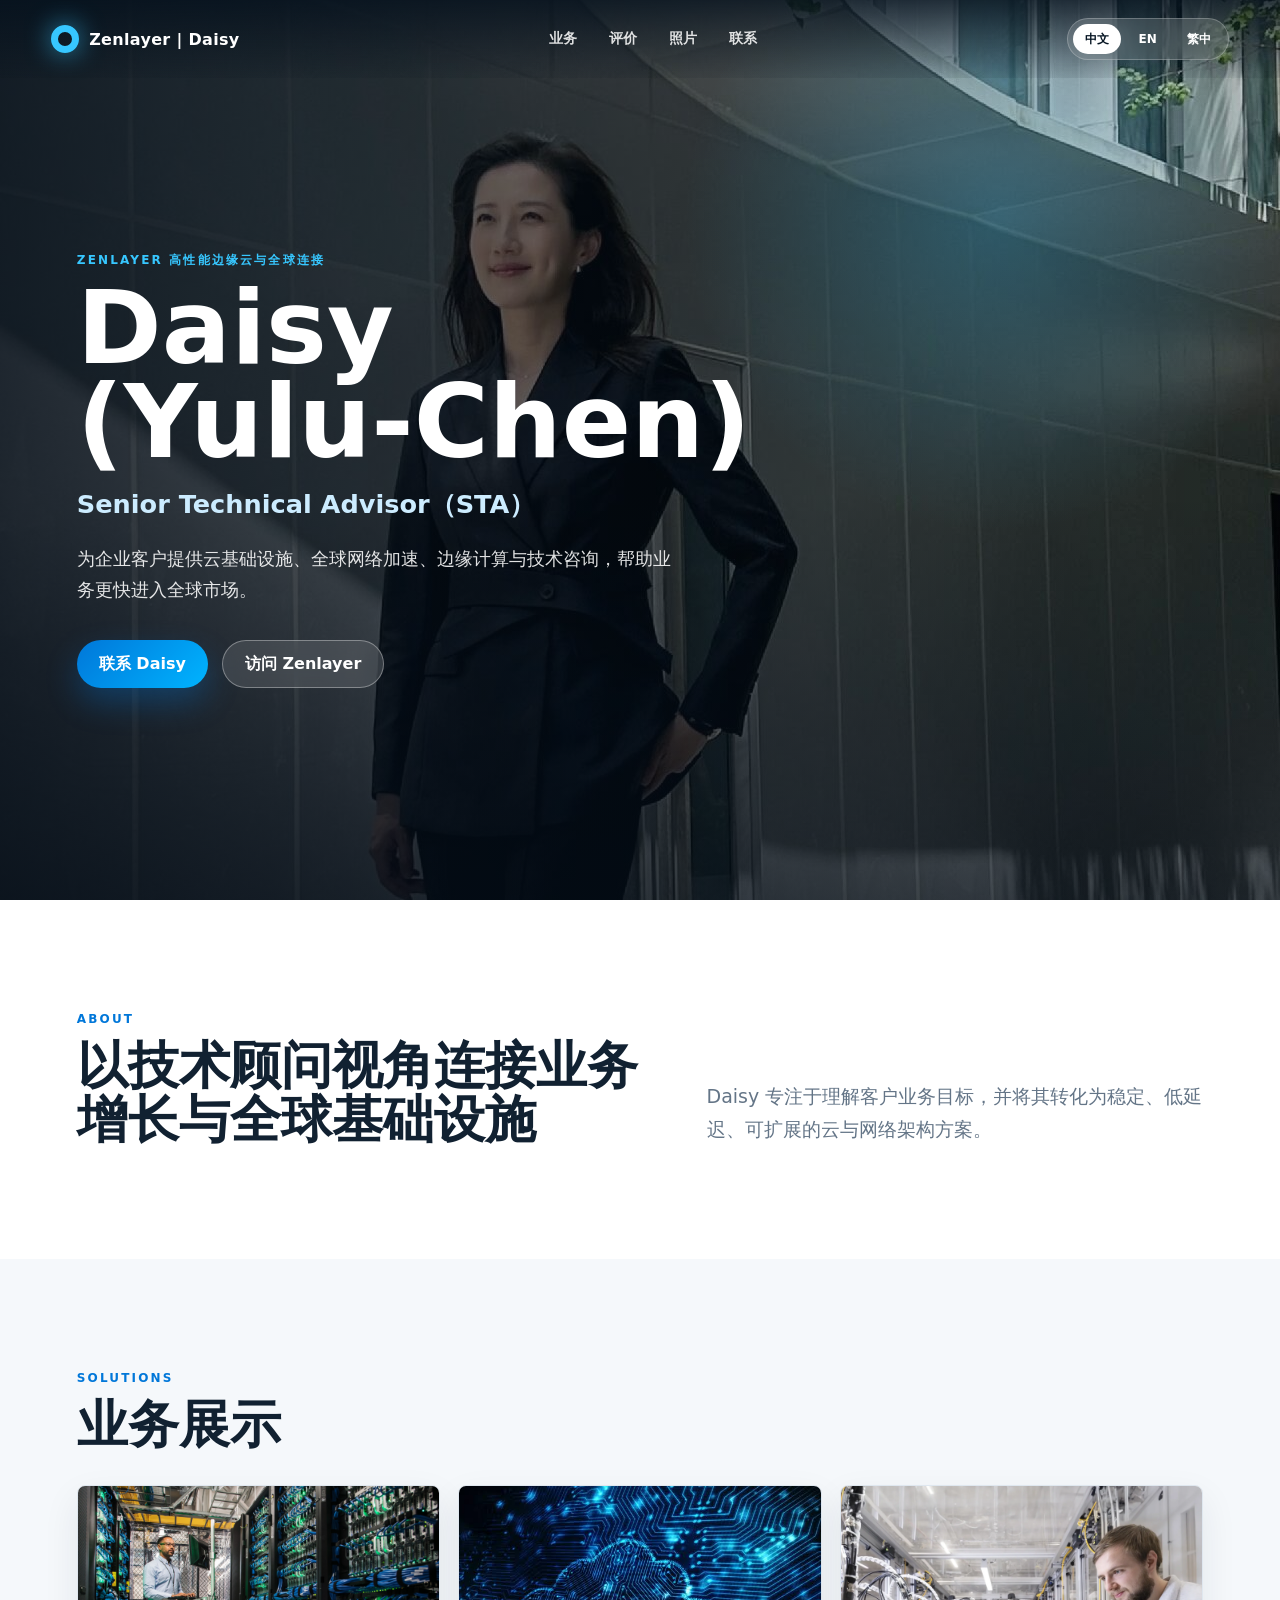
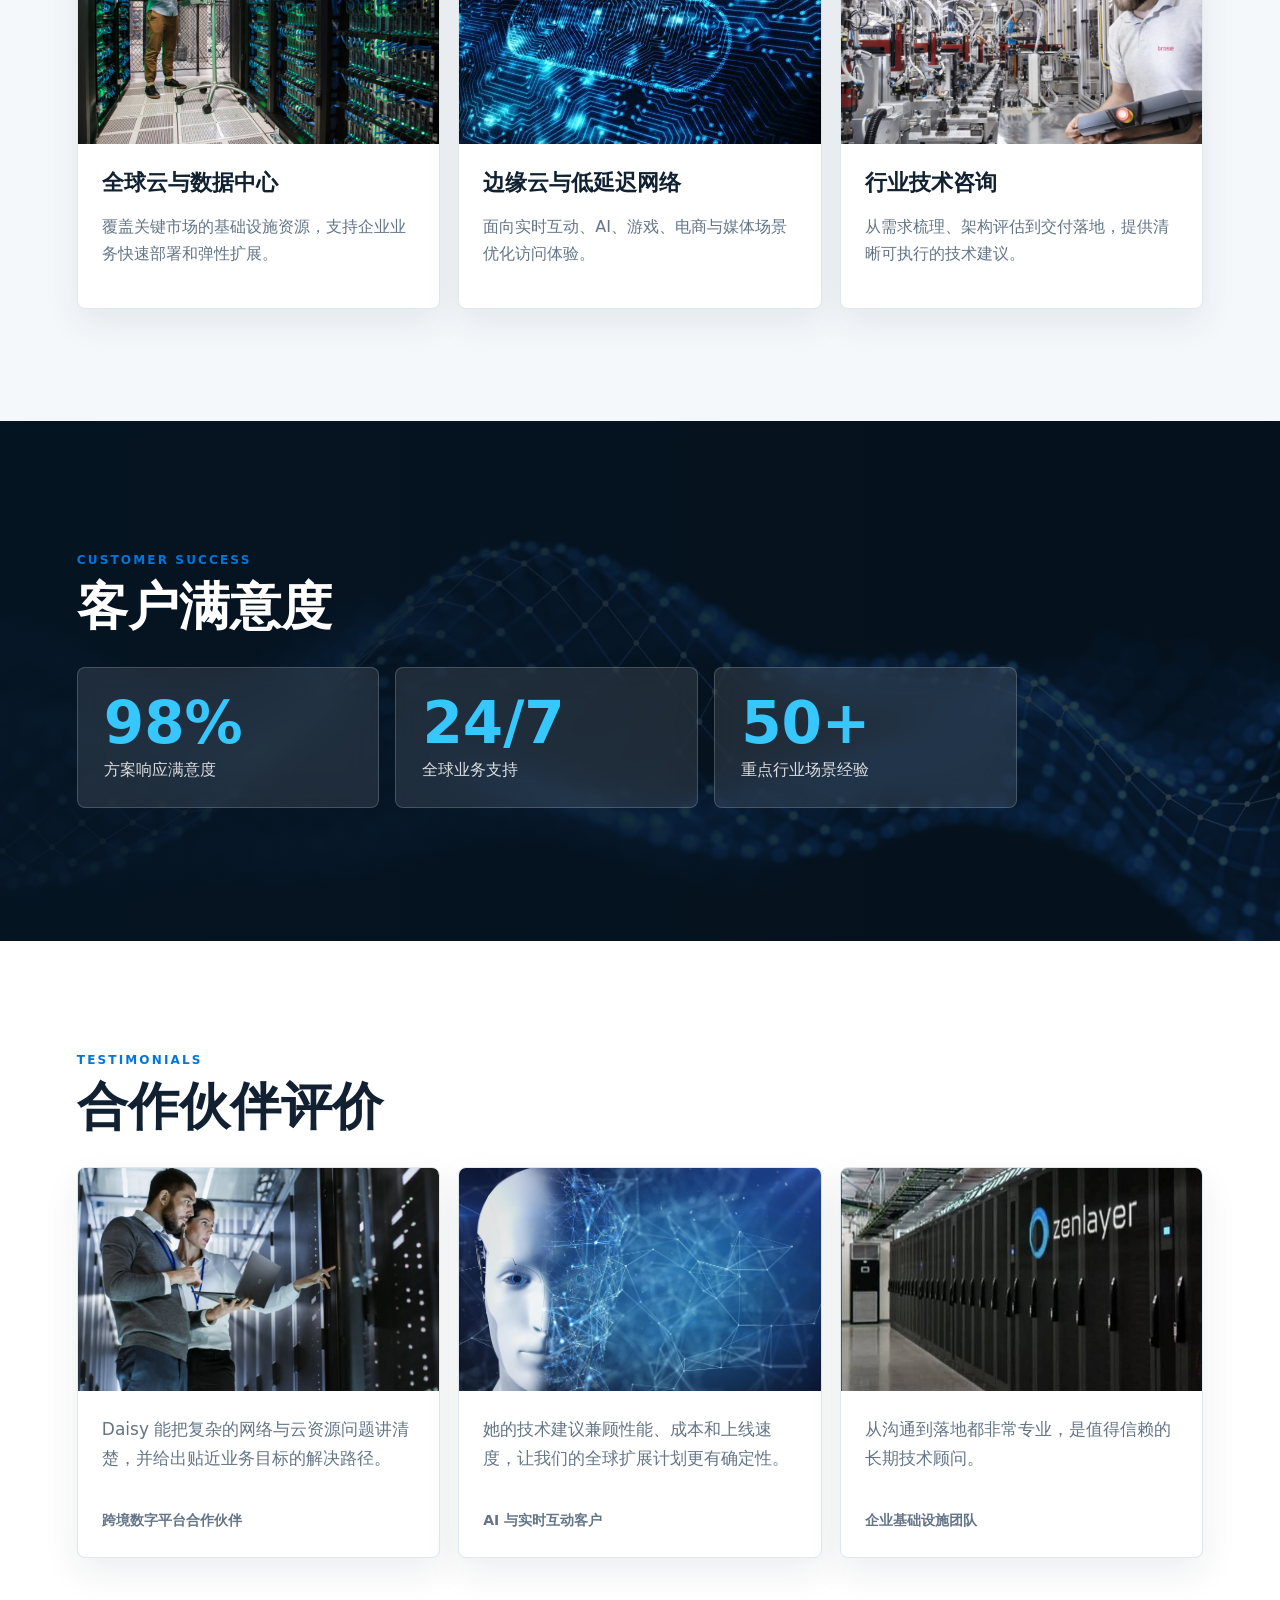
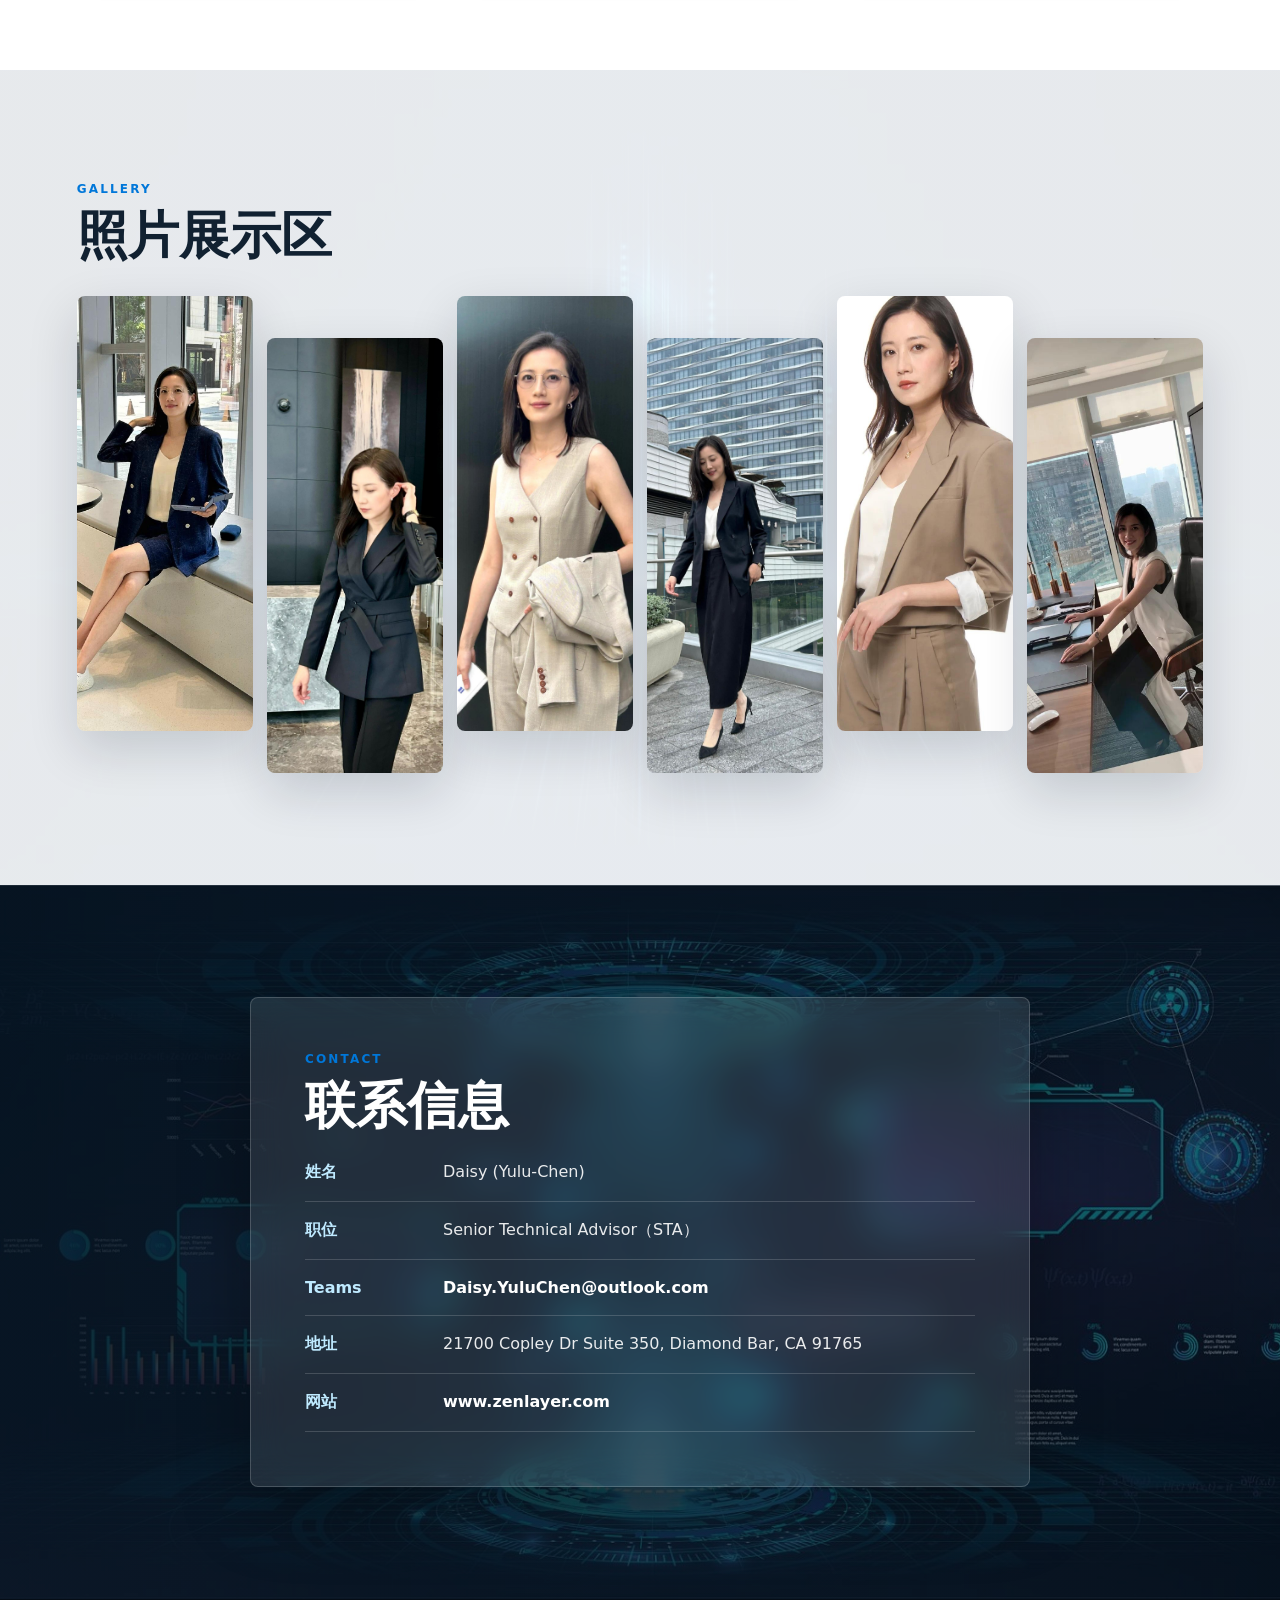
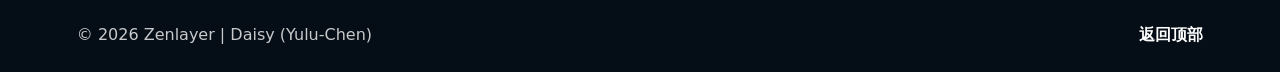
<file: index.html>
<!doctype html>
<html lang="zh-CN">
  <head>
    <meta charset="UTF-8" />
    <meta name="viewport" content="width=device-width, initial-scale=1.0" />
    <title>Daisy Yulu-Chen | Zenlayer Senior Technical Advisor</title>
    <meta
      name="description"
      content="Personal website for Daisy Yulu-Chen, Senior Technical Advisor at Zenlayer."
    />
    <link rel="stylesheet" href="styles.css" />
  </head>
  <body>
    <header class="site-header">
      <a class="brand" href="#home" aria-label="Zenlayer Daisy home">
        <span class="brand-mark"></span>
        <span>Zenlayer | Daisy</span>
      </a>
      <nav class="main-nav" aria-label="Primary navigation">
        <a href="#services" data-i18n="navServices">业务</a>
        <a href="#reviews" data-i18n="navReviews">评价</a>
        <a href="#gallery" data-i18n="navGallery">照片</a>
        <a href="#contact" data-i18n="navContact">联系</a>
      </nav>
      <div class="language-switcher" aria-label="Language switcher">
        <button class="lang-btn active" type="button" data-lang="zh">中文</button>
        <button class="lang-btn" type="button" data-lang="en">EN</button>
        <button class="lang-btn" type="button" data-lang="zhHant">繁中</button>
      </div>
    </header>

    <main id="home">
      <section class="hero">
        <div class="hero-media" aria-hidden="true">
          <img src="assets/hero.jpg" alt="" />
        </div>
        <div class="hero-overlay"></div>
        <div class="hero-content">
          <p class="eyebrow" data-i18n="heroEyebrow">Zenlayer 高性能边缘云与全球连接</p>
          <h1 data-i18n="heroTitle">Daisy (Yulu-Chen)</h1>
          <p class="hero-role" data-i18n="heroRole">Senior Technical Advisor（STA）</p>
          <p class="hero-copy" data-i18n="heroCopy">
            为企业客户提供云基础设施、全球网络加速、边缘计算与技术咨询，帮助业务更快进入全球市场。
          </p>
          <div class="hero-actions">
            <a class="btn primary" href="#contact" data-i18n="heroCta">联系 Daisy</a>
            <a class="btn ghost" href="https://www.zenlayer.com/" target="_blank" rel="noreferrer" data-i18n="heroSite">
              访问 Zenlayer
            </a>
          </div>
        </div>
      </section>

      <section class="intro section-pad">
        <div>
          <p class="section-kicker" data-i18n="introKicker">About</p>
          <h2 data-i18n="introTitle">以技术顾问视角连接业务增长与全球基础设施</h2>
        </div>
        <p data-i18n="introText">
          Daisy 专注于理解客户业务目标，并将其转化为稳定、低延迟、可扩展的云与网络架构方案。
        </p>
      </section>

      <section id="services" class="services section-pad">
        <div class="section-heading">
          <p class="section-kicker" data-i18n="servicesKicker">Solutions</p>
          <h2 data-i18n="servicesTitle">业务展示</h2>
        </div>
        <div class="service-grid">
          <article class="service-card">
            <img src="assets/datacenter.png" alt="" />
            <div>
              <h3 data-i18n="service1Title">全球云与数据中心</h3>
              <p data-i18n="service1Text">覆盖关键市场的基础设施资源，支持企业业务快速部署和弹性扩展。</p>
            </div>
          </article>
          <article class="service-card">
            <img src="assets/cloud.png" alt="" />
            <div>
              <h3 data-i18n="service2Title">边缘云与低延迟网络</h3>
              <p data-i18n="service2Text">面向实时互动、AI、游戏、电商与媒体场景优化访问体验。</p>
            </div>
          </article>
          <article class="service-card">
            <img src="assets/industry.png" alt="" />
            <div>
              <h3 data-i18n="service3Title">行业技术咨询</h3>
              <p data-i18n="service3Text">从需求梳理、架构评估到交付落地，提供清晰可执行的技术建议。</p>
            </div>
          </article>
        </div>
      </section>

      <section class="metrics">
        <img src="assets/wave.png" alt="" />
        <div class="metrics-content">
          <p class="section-kicker" data-i18n="metricsKicker">Customer Success</p>
          <h2 data-i18n="metricsTitle">客户满意度</h2>
          <div class="metric-grid">
            <div>
              <strong>98%</strong>
              <span data-i18n="metric1">方案响应满意度</span>
            </div>
            <div>
              <strong>24/7</strong>
              <span data-i18n="metric2">全球业务支持</span>
            </div>
            <div>
              <strong>50+</strong>
              <span data-i18n="metric3">重点行业场景经验</span>
            </div>
          </div>
        </div>
      </section>

      <section id="reviews" class="reviews section-pad">
        <div class="section-heading">
          <p class="section-kicker" data-i18n="reviewsKicker">Testimonials</p>
          <h2 data-i18n="reviewsTitle">合作伙伴评价</h2>
        </div>
        <div class="review-grid">
          <figure>
            <img src="assets/team-datacenter.png" alt="" />
            <blockquote data-i18n="review1">
              Daisy 能把复杂的网络与云资源问题讲清楚，并给出贴近业务目标的解决路径。
            </blockquote>
            <figcaption data-i18n="review1By">跨境数字平台合作伙伴</figcaption>
          </figure>
          <figure>
            <img src="assets/ai-network.png" alt="" />
            <blockquote data-i18n="review2">
              她的技术建议兼顾性能、成本和上线速度，让我们的全球扩展计划更有确定性。
            </blockquote>
            <figcaption data-i18n="review2By">AI 与实时互动客户</figcaption>
          </figure>
          <figure>
            <img src="assets/zenlayer-rack.png" alt="" />
            <blockquote data-i18n="review3">
              从沟通到落地都非常专业，是值得信赖的长期技术顾问。
            </blockquote>
            <figcaption data-i18n="review3By">企业基础设施团队</figcaption>
          </figure>
        </div>
      </section>

      <section id="gallery" class="gallery section-pad">
        <div class="section-heading">
          <p class="section-kicker" data-i18n="galleryKicker">Gallery</p>
          <h2 data-i18n="galleryTitle">照片展示区</h2>
        </div>
        <div class="photo-grid">
          <img src="assets/profile-1.jpg" alt="Daisy professional portrait" />
          <img src="assets/profile-2.jpg" alt="Daisy seated portrait" />
          <img src="assets/profile-3.jpg" alt="Daisy outdoor professional portrait" />
          <img src="assets/profile-4.jpg" alt="Daisy full-body portrait" />
          <img src="assets/profile-5.jpg" alt="Daisy business portrait" />
          <img src="assets/profile-6.jpg" alt="Daisy office portrait" />
        </div>
      </section>

      <section id="contact" class="contact section-pad">
        <div class="contact-bg"></div>
        <div class="contact-card">
          <p class="section-kicker" data-i18n="contactKicker">Contact</p>
          <h2 data-i18n="contactTitle">联系信息</h2>
          <dl>
            <div>
              <dt data-i18n="contactNameLabel">姓名</dt>
              <dd>Daisy (Yulu-Chen)</dd>
            </div>
            <div>
              <dt data-i18n="contactRoleLabel">职位</dt>
              <dd>Senior Technical Advisor（STA）</dd>
            </div>
            <div>
              <dt>Teams</dt>
              <dd><a href="mailto:Daisy.YuluChen@outlook.com">Daisy.YuluChen@outlook.com</a></dd>
            </div>
            <div>
              <dt data-i18n="contactAddressLabel">地址</dt>
              <dd>21700 Copley Dr Suite 350, Diamond Bar, CA 91765</dd>
            </div>
            <div>
              <dt data-i18n="contactWebsiteLabel">网站</dt>
              <dd><a href="https://www.zenlayer.com/" target="_blank" rel="noreferrer">www.zenlayer.com</a></dd>
            </div>
          </dl>
        </div>
      </section>
    </main>

    <footer class="site-footer">
      <span>© <span id="year"></span> Zenlayer | Daisy (Yulu-Chen)</span>
      <a href="#home" data-i18n="backTop">返回顶部</a>
    </footer>

    <script src="script.js"></script>
  </body>
</html>
</file>
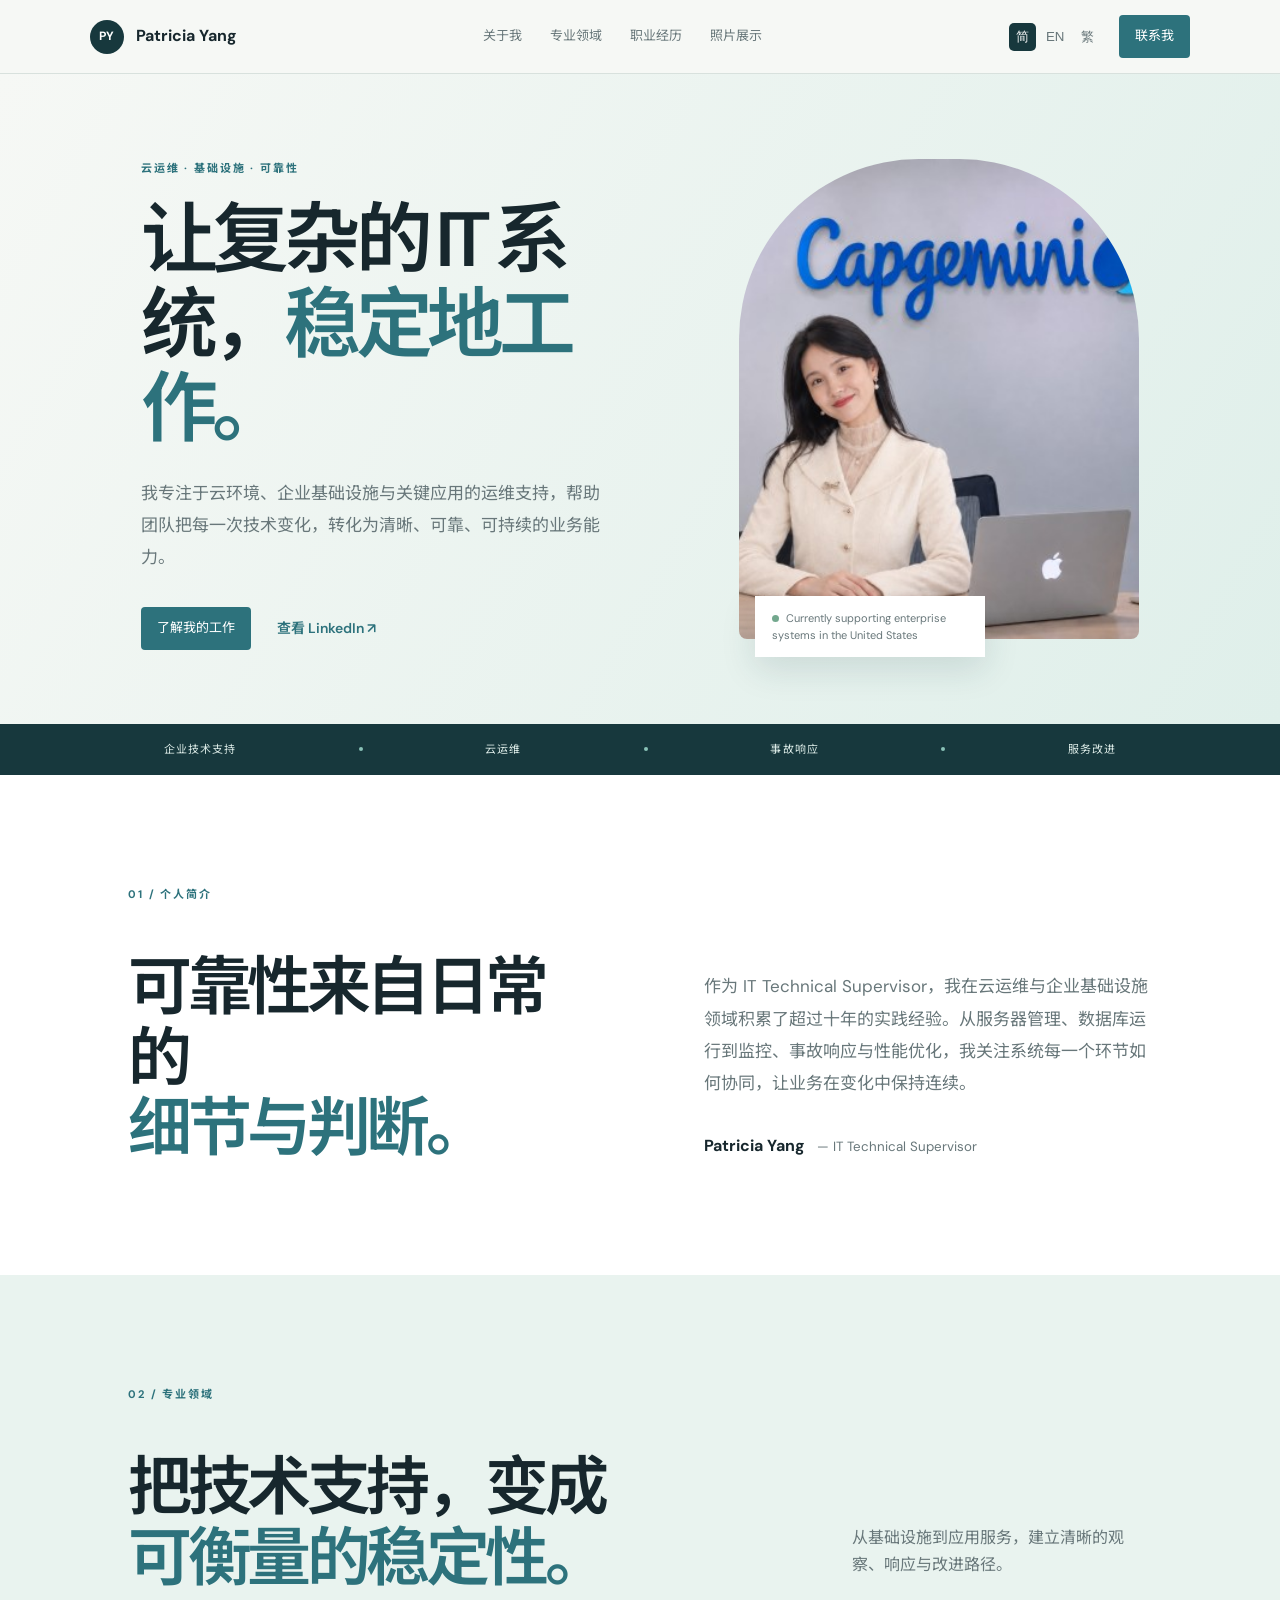
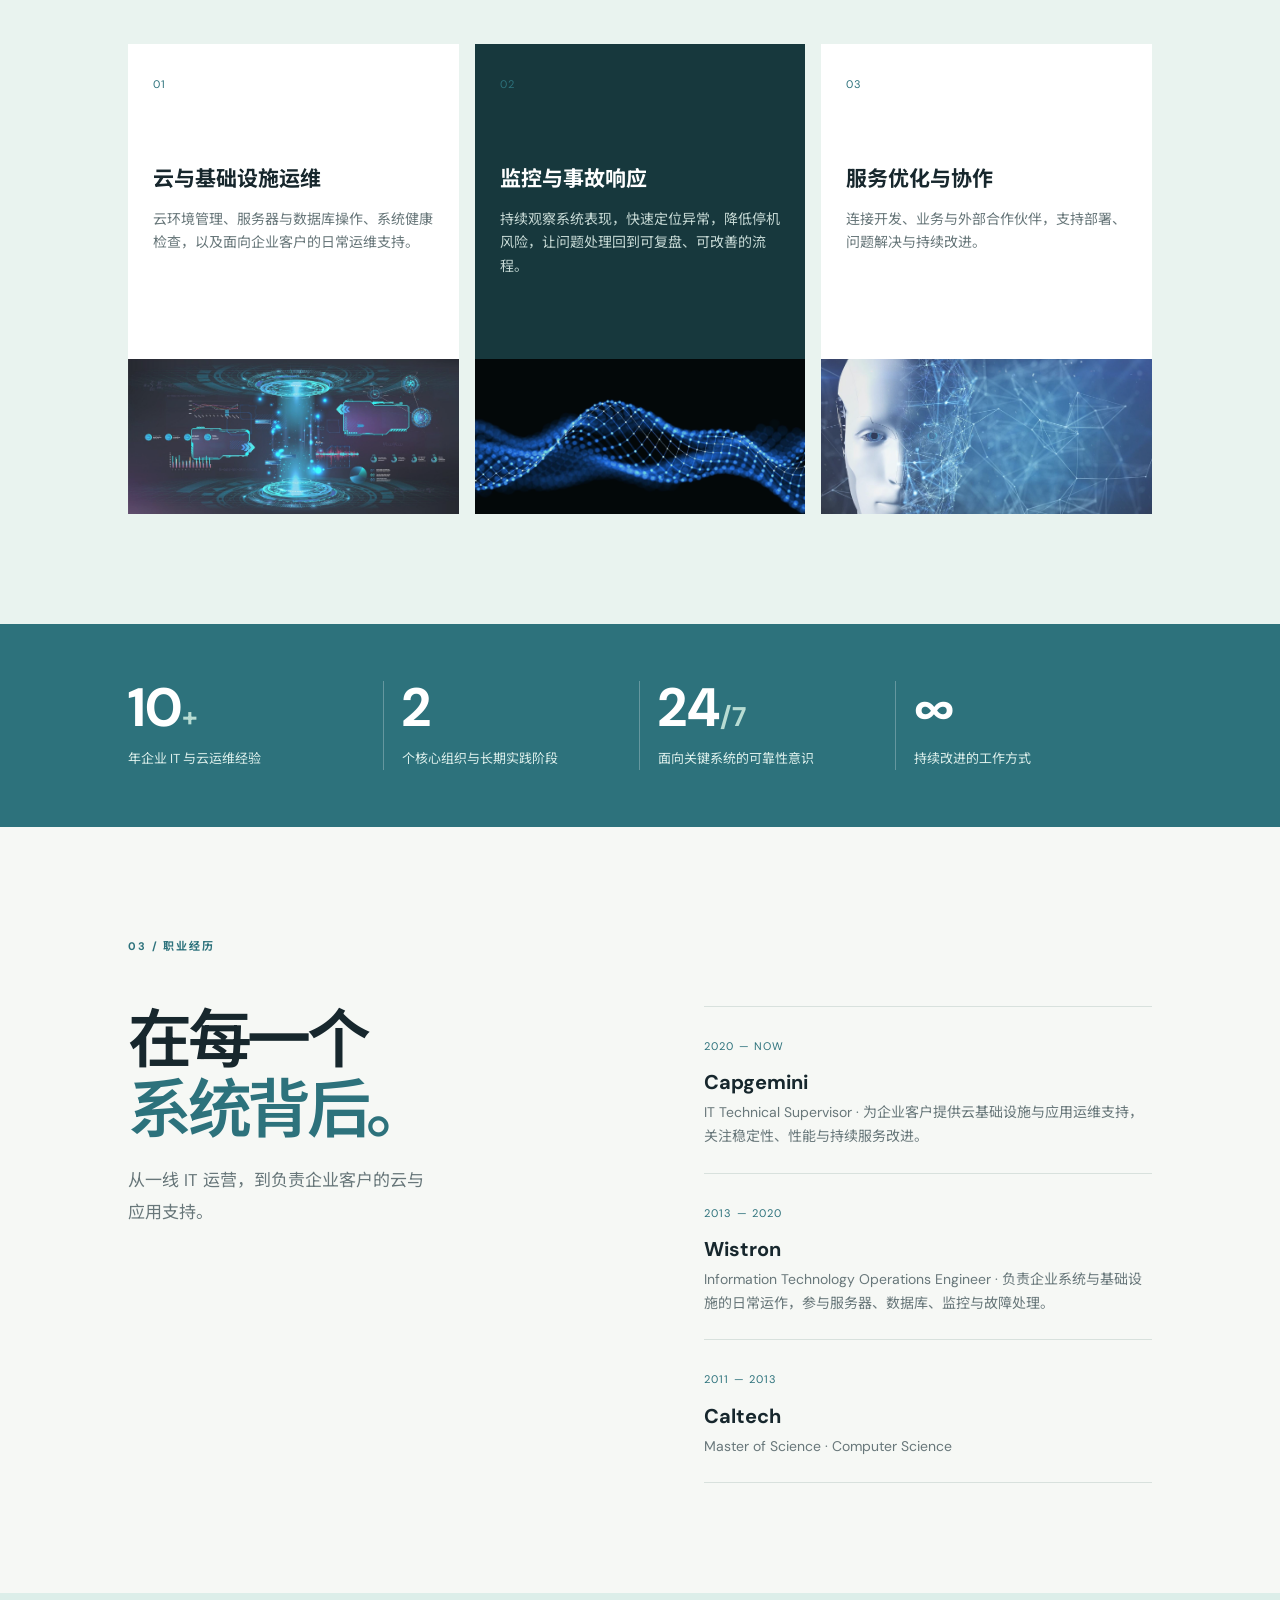
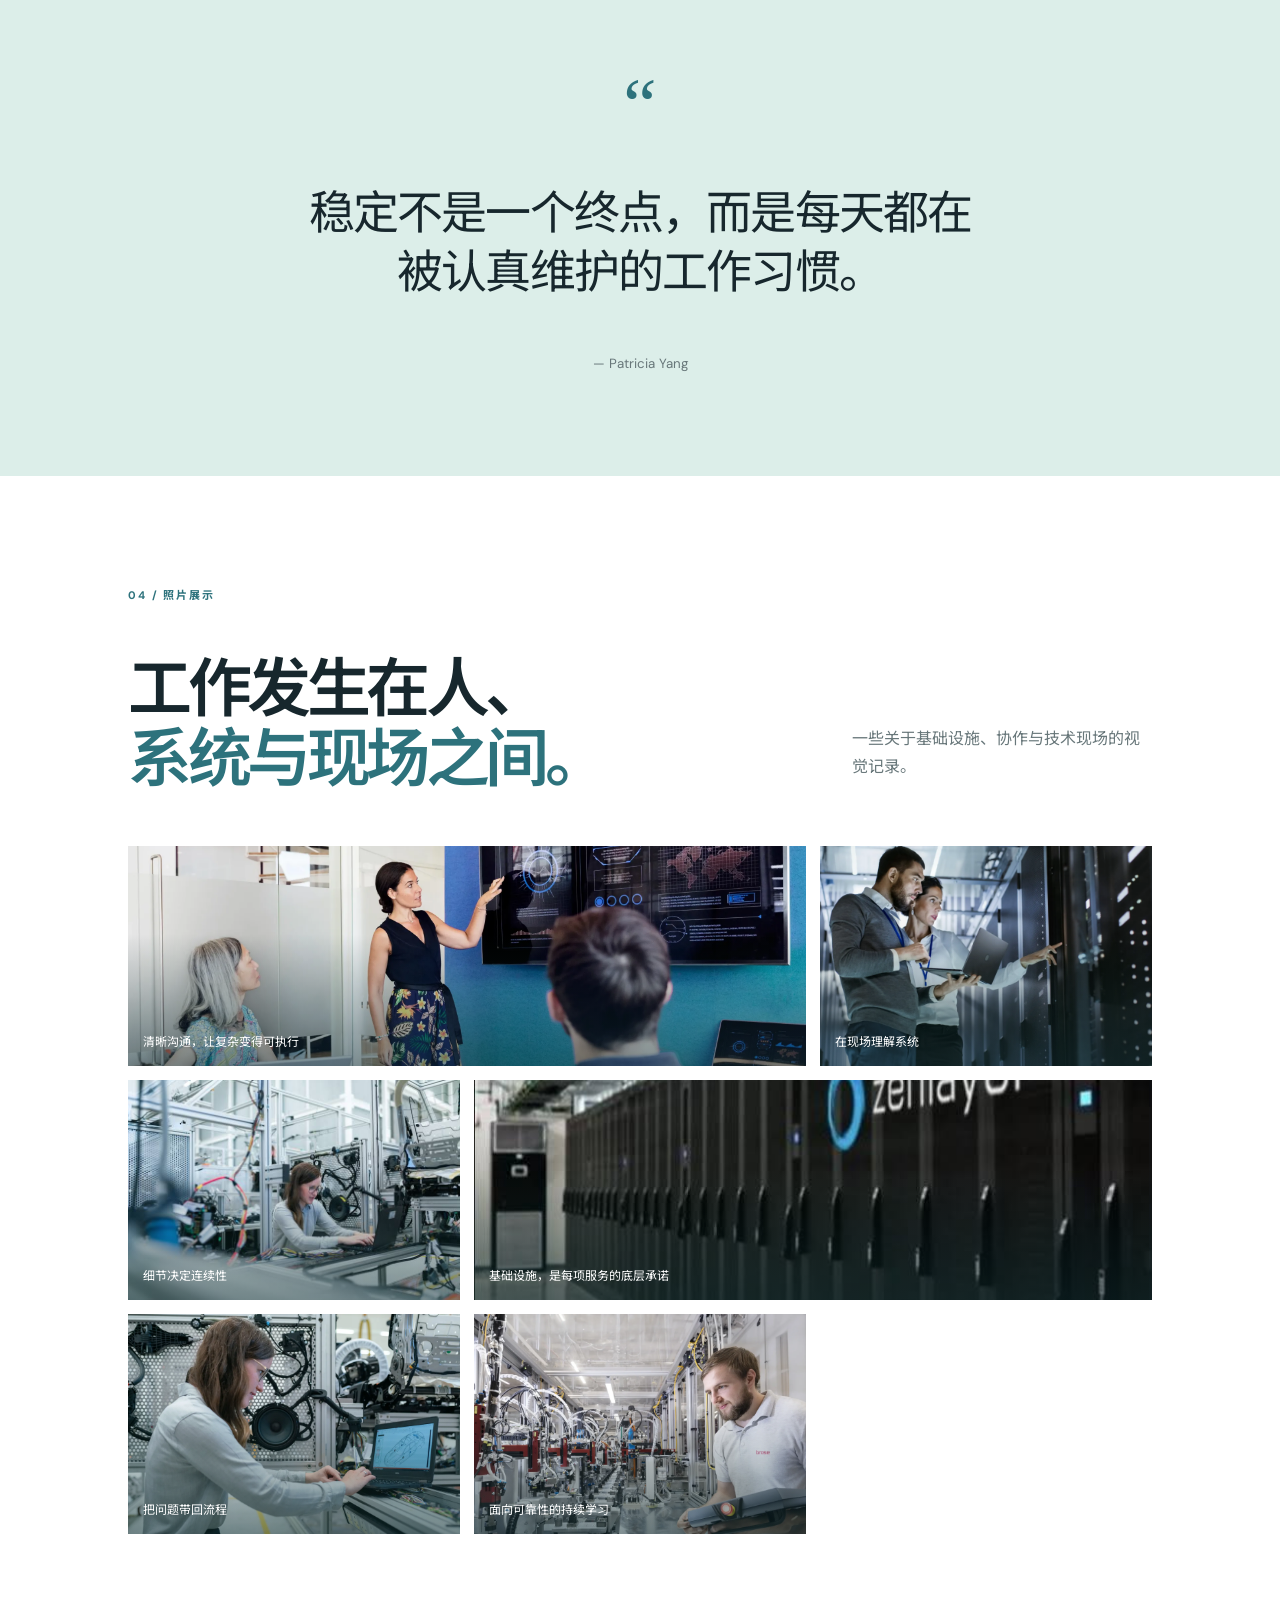
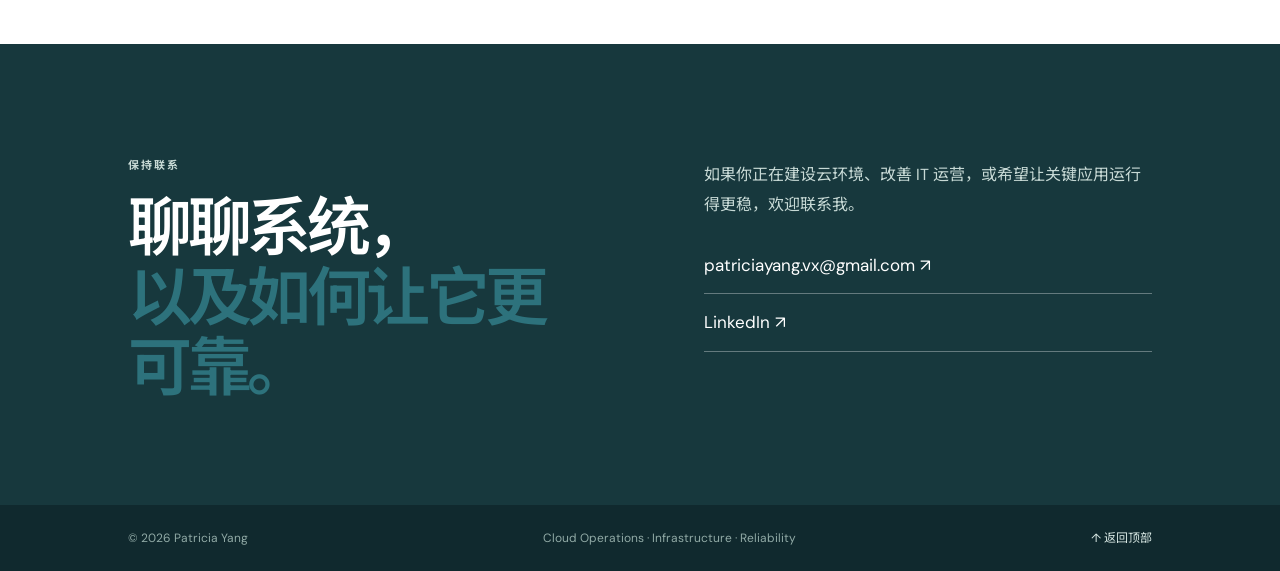
<file: patricia-yang-site/index.html>
<!doctype html><html lang="zh-CN"><head><meta charset="utf-8"><meta name="viewport" content="width=device-width,initial-scale=1"><title>Patricia Yang | Cloud Operations & Infrastructure</title><meta name="description" content="Patricia Yang — IT Technical Supervisor, Cloud Operations & Infrastructure"><link rel="preconnect" href="https://fonts.googleapis.com"><link href="https://fonts.googleapis.com/css2?family=DM+Sans:wght@400;500;600;700&family=Noto+Sans+SC:wght@400;500;700&display=swap" rel="stylesheet"><link rel="stylesheet" href="styles.css"></head><body><header><a class="brand" href="#top"><b>PY</b> Patricia Yang</a><nav><a href="#about" data-t="aboutNav">关于我</a><a href="#expertise" data-t="expertiseNav">专业领域</a><a href="#journey" data-t="journeyNav">职业经历</a><a href="#gallery" data-t="galleryNav">照片展示</a></nav><div class="right"><div class="langs"><button data-l="zh" class="on">简</button><button data-l="en">EN</button><button data-l="tw">繁</button></div><a class="smallbtn" href="#contact" data-t="contactNav">联系我</a></div></header><main id="top"><section class="hero"><div><p class="eyebrow" data-t="eyebrow">云运维 · 基础设施 · 可靠性</p><h1 data-t="heroTitle">让复杂的 IT 系统，<em>稳定地工作。</em></h1><p class="lead" data-t="heroLead">我专注于云环境、企业基础设施与关键应用的运维支持，帮助团队把每一次技术变化，转化为清晰、可靠、可持续的业务能力。</p><div class="actions"><a class="btn" href="#about" data-t="heroBtn">了解我的工作</a><a class="link" target="_blank" href="https://www.linkedin.com/in/patricia-y-18336b257/" data-t="linkedinBtn">查看 LinkedIn ↗</a></div></div><div class="portrait"><img src="assets/hero.png" alt="Patricia Yang"><div class="note"><i></i><span data-t="note">Currently supporting enterprise systems in the United States</span></div></div></section><div class="ticker"><span data-t="tick1">企业技术支持</span><i></i><span data-t="tick2">云运维</span><i></i><span data-t="tick3">事故响应</span><i></i><span data-t="tick4">服务改进</span></div><section class="section white" id="about"><label>01 / <span data-t="aboutLabel">PROFILE</span></label><div class="two"><h2 data-t="aboutTitle">可靠性来自日常的<br><span>细节与判断。</span></h2><div><p data-t="aboutText">作为 IT Technical Supervisor，我在云运维与企业基础设施领域积累了超过十年的实践经验。从服务器管理、数据库运行到监控、事故响应与性能优化，我关注系统每一个环节如何协同，让业务在变化中保持连续。</p><strong>Patricia Yang <small>— IT Technical Supervisor</small></strong></div></div></section><section class="section green" id="expertise"><label>02 / <span data-t="expertiseLabel">WHAT I DO</span></label><div class="head"><h2 data-t="expertiseTitle">把技术支持，变成<br><span>可衡量的稳定性。</span></h2><p data-t="expertiseLead">从基础设施到应用服务，建立清晰的观察、响应与改进路径。</p></div><div class="cards"><article><em>01</em><h3 data-t="card1Title">云与基础设施运维</h3><p data-t="card1Text">云环境管理、服务器与数据库操作、系统健康检查，以及面向企业客户的日常运维支持。</p><img src="assets/network.png" alt="Infrastructure"></article><article class="dark"><em>02</em><h3 data-t="card2Title">监控与事故响应</h3><p data-t="card2Text">持续观察系统表现，快速定位异常，降低停机风险，让问题处理回到可复盘、可改善的流程。</p><img src="assets/wave.png" alt="Monitoring"></article><article><em>03</em><h3 data-t="card3Title">服务优化与协作</h3><p data-t="card3Text">连接开发、业务与外部合作伙伴，支持部署、问题解决与持续改进。</p><img src="assets/ai.png" alt="Collaboration"></article></div></section><section class="stats"><div><b>10<span>+</span></b><small data-t="stat1">年企业 IT 与云运维经验</small></div><div><b>2</b><small data-t="stat2">个核心组织与长期实践阶段</small></div><div><b>24<span>/7</span></b><small data-t="stat3">面向关键系统的可靠性意识</small></div><div><b>∞</b><small data-t="stat4">持续改进的工作方式</small></div></section><section class="section" id="journey"><label>03 / <span data-t="journeyLabel">JOURNEY</span></label><div class="two"><div><h2 data-t="journeyTitle">在每一个<br><span>系统背后。</span></h2><p class="muted" data-t="journeyLead">从一线 IT 运营，到负责企业客户的云与应用支持。</p></div><div class="timeline"><div><time>2020 — NOW</time><h3>Capgemini</h3><p data-t="capgemini">IT Technical Supervisor · 为企业客户提供云基础设施与应用运维支持，关注稳定性、性能与持续服务改进。</p></div><div><time>2013 — 2020</time><h3>Wistron</h3><p data-t="wistron">Information Technology Operations Engineer · 负责企业系统与基础设施的日常运作，参与服务器、数据库、监控与故障处理。</p></div><div><time>2011 — 2013</time><h3>Caltech</h3><p>Master of Science · Computer Science</p></div></div></div></section><section class="quote"><b>“</b><blockquote data-t="quote">稳定不是一个终点，而是每天都在被认真维护的工作习惯。</blockquote><small>— Patricia Yang</small></section><section class="section white" id="gallery"><label>04 / <span data-t="galleryLabel">VISUAL NOTES</span></label><div class="head"><h2 data-t="galleryTitle">工作发生在人、<br><span>系统与现场之间。</span></h2><p data-t="galleryLead">一些关于基础设施、协作与技术现场的视觉记录。</p></div><div class="gallery"><figure><img src="assets/gallery1.png"><figcaption data-t="g1">清晰沟通，让复杂变得可执行</figcaption></figure><figure><img src="assets/gallery2.png"><figcaption data-t="g2">在现场理解系统</figcaption></figure><figure><img src="assets/gallery3.png"><figcaption data-t="g3">细节决定连续性</figcaption></figure><figure class="big"><img src="assets/datacenter.png"><figcaption data-t="g4">基础设施，是每项服务的底层承诺</figcaption></figure><figure><img src="assets/gallery4.png"><figcaption data-t="g5">把问题带回流程</figcaption></figure><figure><img src="assets/gallery5.png"><figcaption data-t="g6">面向可靠性的持续学习</figcaption></figure></div></section><section class="contact" id="contact"><div><p class="eyebrow" data-t="contactEyebrow">保持联系</p><h2 data-t="contactTitle">聊聊系统，<br><em>以及如何让它更可靠。</em></h2></div><div><p data-t="contactText">如果你正在建设云环境、改善 IT 运营，或希望让关键应用运行得更稳，欢迎联系我。</p><a href="mailto:patriciayang.vx@gmail.com">patriciayang.vx@gmail.com ↗</a><a target="_blank" href="https://www.linkedin.com/in/patricia-y-18336b257/">LinkedIn ↗</a></div></section></main><footer>© 2026 Patricia Yang <span>Cloud Operations · Infrastructure · Reliability</span><a href="#top">↑ <span data-t="top">返回顶部</span></a></footer><script src="script.js"></script></body></html>
</file>
<file: styles.css>
:root {
  color-scheme: light;
  --ink: #112131;
  --muted: #647587;
  --line: #dfe7ef;
  --soft: #f5f8fb;
  --blue: #0077d9;
  --deep: #061523;
  --cyan: #37c7ff;
  --white: #ffffff;
  --shadow: 0 18px 50px rgba(6, 21, 35, 0.16);
}

* {
  box-sizing: border-box;
}

html {
  scroll-behavior: smooth;
}

body {
  margin: 0;
  color: var(--ink);
  font-family: Inter, ui-sans-serif, system-ui, -apple-system, BlinkMacSystemFont, "Segoe UI", sans-serif;
  background: var(--white);
}

a {
  color: inherit;
  text-decoration: none;
}

img {
  display: block;
  max-width: 100%;
}

.site-header {
  position: fixed;
  top: 0;
  left: 0;
  right: 0;
  z-index: 20;
  display: flex;
  align-items: center;
  justify-content: space-between;
  gap: 22px;
  padding: 18px clamp(18px, 4vw, 58px);
  color: var(--white);
  background: linear-gradient(180deg, rgba(5, 17, 29, 0.8), rgba(5, 17, 29, 0.08));
}

.brand,
.main-nav,
.language-switcher {
  display: flex;
  align-items: center;
}

.brand {
  gap: 10px;
  font-weight: 800;
  letter-spacing: 0.02em;
}

.brand-mark {
  width: 28px;
  height: 28px;
  border: 7px solid var(--cyan);
  border-radius: 50%;
  box-shadow: 0 0 26px rgba(55, 199, 255, 0.65);
}

.main-nav {
  gap: clamp(14px, 3vw, 32px);
  font-size: 14px;
  font-weight: 700;
}

.main-nav a {
  opacity: 0.86;
}

.main-nav a:hover,
.main-nav a:focus-visible {
  opacity: 1;
}

.language-switcher {
  gap: 6px;
  padding: 5px;
  border: 1px solid rgba(255, 255, 255, 0.24);
  border-radius: 999px;
  background: rgba(255, 255, 255, 0.12);
  backdrop-filter: blur(16px);
}

.lang-btn {
  min-height: 30px;
  padding: 0 12px;
  color: var(--white);
  font: inherit;
  font-size: 12px;
  font-weight: 800;
  border: 0;
  border-radius: 999px;
  background: transparent;
  cursor: pointer;
}

.lang-btn.active {
  color: var(--deep);
  background: var(--white);
}

.hero {
  position: relative;
  min-height: 100svh;
  display: grid;
  align-items: center;
  padding: 110px clamp(22px, 6vw, 82px) 70px;
  color: var(--white);
  overflow: hidden;
}

.hero-media,
.hero-media img,
.hero-overlay {
  position: absolute;
  inset: 0;
}

.hero-media img {
  width: 100%;
  height: 100%;
  object-fit: cover;
  object-position: center 18%;
}

.hero-overlay {
  background:
    radial-gradient(circle at 78% 24%, rgba(55, 199, 255, 0.28), transparent 26%),
    linear-gradient(90deg, rgba(3, 12, 22, 0.86) 0%, rgba(3, 12, 22, 0.58) 45%, rgba(3, 12, 22, 0.16) 100%),
    linear-gradient(0deg, rgba(3, 12, 22, 0.62), transparent 45%);
}

.hero-content {
  position: relative;
  width: min(680px, 100%);
}

.eyebrow,
.section-kicker {
  margin: 0 0 12px;
  color: var(--blue);
  font-size: 12px;
  font-weight: 900;
  letter-spacing: 0.18em;
  text-transform: uppercase;
}

.hero .eyebrow {
  color: var(--cyan);
}

h1,
h2,
h3,
p {
  overflow-wrap: anywhere;
}

h1 {
  margin: 0;
  font-size: clamp(48px, 8vw, 104px);
  line-height: 0.92;
  letter-spacing: 0;
}

h2 {
  margin: 0;
  font-size: clamp(30px, 4vw, 52px);
  line-height: 1.06;
}

h3 {
  margin: 0 0 10px;
  font-size: 22px;
}

.hero-role {
  margin: 18px 0 0;
  color: #ccecff;
  font-size: clamp(18px, 2vw, 26px);
  font-weight: 800;
}

.hero-copy {
  max-width: 610px;
  margin: 22px 0 0;
  color: rgba(255, 255, 255, 0.88);
  font-size: 18px;
  line-height: 1.72;
}

.hero-actions {
  display: flex;
  flex-wrap: wrap;
  gap: 14px;
  margin-top: 34px;
}

.btn {
  display: inline-flex;
  align-items: center;
  justify-content: center;
  min-height: 48px;
  padding: 0 22px;
  border-radius: 999px;
  font-weight: 900;
}

.btn.primary {
  color: var(--white);
  background: linear-gradient(135deg, var(--blue), #00b4ff);
  box-shadow: 0 14px 32px rgba(0, 119, 217, 0.32);
}

.btn.ghost {
  border: 1px solid rgba(255, 255, 255, 0.34);
  background: rgba(255, 255, 255, 0.12);
  backdrop-filter: blur(12px);
}

.section-pad {
  padding: clamp(66px, 9vw, 112px) clamp(20px, 6vw, 82px);
}

.intro {
  display: grid;
  grid-template-columns: minmax(0, 0.95fr) minmax(280px, 0.8fr);
  gap: 40px;
  align-items: end;
  background: var(--white);
}

.intro p:last-child {
  margin: 0;
  color: var(--muted);
  font-size: 19px;
  line-height: 1.75;
}

.section-heading {
  max-width: 840px;
  margin-bottom: 34px;
}

.services {
  background: var(--soft);
}

.service-grid {
  display: grid;
  grid-template-columns: repeat(3, minmax(0, 1fr));
  gap: 18px;
}

.service-card {
  overflow: hidden;
  border: 1px solid var(--line);
  border-radius: 8px;
  background: var(--white);
  box-shadow: 0 14px 36px rgba(17, 33, 49, 0.08);
}

.service-card img {
  width: 100%;
  aspect-ratio: 1.4;
  object-fit: cover;
}

.service-card div {
  padding: 24px;
}

.service-card p,
.reviews blockquote,
.reviews figcaption {
  color: var(--muted);
  line-height: 1.68;
}

.metrics {
  position: relative;
  min-height: 520px;
  display: grid;
  align-items: center;
  padding: clamp(58px, 8vw, 96px) clamp(20px, 6vw, 82px);
  color: var(--white);
  background: var(--deep);
  overflow: hidden;
}

.metrics > img {
  position: absolute;
  inset: 0;
  width: 100%;
  height: 100%;
  object-fit: cover;
  opacity: 0.42;
}

.metrics::after {
  content: "";
  position: absolute;
  inset: 0;
  background: linear-gradient(90deg, rgba(6, 21, 35, 0.92), rgba(6, 21, 35, 0.56));
}

.metrics-content {
  position: relative;
  z-index: 1;
  max-width: 940px;
}

.metric-grid {
  display: grid;
  grid-template-columns: repeat(3, minmax(0, 1fr));
  gap: 16px;
  margin-top: 34px;
}

.metric-grid div {
  padding: 26px;
  border: 1px solid rgba(255, 255, 255, 0.18);
  border-radius: 8px;
  background: rgba(255, 255, 255, 0.1);
  backdrop-filter: blur(16px);
}

.metric-grid strong {
  display: block;
  margin-bottom: 8px;
  color: var(--cyan);
  font-size: clamp(34px, 5vw, 58px);
  line-height: 1;
}

.metric-grid span {
  color: rgba(255, 255, 255, 0.84);
}

.review-grid {
  display: grid;
  grid-template-columns: repeat(3, minmax(0, 1fr));
  gap: 18px;
}

.reviews figure {
  margin: 0;
  overflow: hidden;
  border: 1px solid var(--line);
  border-radius: 8px;
  background: var(--white);
  box-shadow: 0 14px 36px rgba(17, 33, 49, 0.08);
}

.reviews img {
  width: 100%;
  aspect-ratio: 1.62;
  object-fit: cover;
}

.reviews blockquote {
  min-height: 118px;
  margin: 0;
  padding: 24px 24px 10px;
  font-size: 17px;
}

.reviews figcaption {
  padding: 0 24px 24px;
  font-size: 14px;
  font-weight: 900;
}

.gallery {
  background:
    linear-gradient(rgba(245, 248, 251, 0.94), rgba(245, 248, 251, 0.94)),
    url("assets/data-wave.png") center / cover;
}

.photo-grid {
  display: grid;
  grid-template-columns: repeat(6, 1fr);
  gap: 14px;
}

.photo-grid img {
  width: 100%;
  height: clamp(260px, 34vw, 520px);
  object-fit: cover;
  border-radius: 8px;
  box-shadow: var(--shadow);
}

.photo-grid img:nth-child(2n) {
  margin-top: 42px;
}

.contact {
  position: relative;
  display: grid;
  place-items: center;
  min-height: 700px;
  color: var(--white);
  overflow: hidden;
  background: var(--deep);
}

.contact-bg {
  position: absolute;
  inset: 0;
  background:
    linear-gradient(90deg, rgba(6, 21, 35, 0.9), rgba(6, 21, 35, 0.64)),
    url("assets/tech-hologram.png") center / cover;
}

.contact-card {
  position: relative;
  width: min(780px, 100%);
  padding: clamp(28px, 5vw, 54px);
  border: 1px solid rgba(255, 255, 255, 0.18);
  border-radius: 8px;
  background: rgba(255, 255, 255, 0.1);
  box-shadow: 0 24px 70px rgba(0, 0, 0, 0.3);
  backdrop-filter: blur(18px);
}

.contact dl {
  display: grid;
  gap: 18px;
  margin: 30px 0 0;
}

.contact dl div {
  display: grid;
  grid-template-columns: 120px 1fr;
  gap: 18px;
  padding-bottom: 18px;
  border-bottom: 1px solid rgba(255, 255, 255, 0.16);
}

.contact dt {
  color: #bfeaff;
  font-weight: 900;
}

.contact dd {
  margin: 0;
  color: rgba(255, 255, 255, 0.9);
}

.contact a {
  color: var(--white);
  font-weight: 800;
}

.site-footer {
  display: flex;
  justify-content: space-between;
  gap: 18px;
  padding: 26px clamp(20px, 6vw, 82px);
  color: rgba(255, 255, 255, 0.78);
  background: #050d16;
}

.site-footer a {
  color: var(--white);
  font-weight: 800;
}

@media (max-width: 980px) {
  .site-header {
    flex-wrap: wrap;
  }

  .main-nav {
    order: 3;
    width: 100%;
    justify-content: space-between;
  }

  .intro,
  .service-grid,
  .metric-grid,
  .review-grid {
    grid-template-columns: 1fr;
  }

  .photo-grid {
    grid-template-columns: repeat(2, minmax(0, 1fr));
  }

  .photo-grid img:nth-child(2n) {
    margin-top: 0;
  }
}

@media (max-width: 620px) {
  .site-header {
    position: absolute;
    padding: 16px;
  }

  .brand {
    width: 100%;
  }

  .main-nav {
    font-size: 13px;
  }

  .language-switcher {
    width: 100%;
    justify-content: space-between;
  }

  .lang-btn {
    flex: 1;
  }

  .hero {
    padding: 190px 18px 54px;
  }

  .hero-media img {
    object-position: 58% center;
  }

  .hero-overlay {
    background:
      linear-gradient(90deg, rgba(3, 12, 22, 0.9), rgba(3, 12, 22, 0.54)),
      linear-gradient(0deg, rgba(3, 12, 22, 0.66), transparent);
  }

  .photo-grid {
    grid-template-columns: 1fr;
  }

  .photo-grid img {
    height: auto;
    max-height: none;
  }

  .contact dl div {
    grid-template-columns: 1fr;
    gap: 6px;
  }

  .site-footer {
    flex-direction: column;
  }
}
</file>
<file: patricia-yang-site/styles.css>
:root{--ink:#17272d;--muted:#68777a;--blue:#2d727c;--mint:#dceee9;--paper:#f6f8f5;--dark:#17383d;--line:#d8e1dd}*{box-sizing:border-box}html{scroll-behavior:smooth}body{margin:0;background:var(--paper);color:var(--ink);font:16px/1.7 'DM Sans','Noto Sans SC',sans-serif}a{color:inherit;text-decoration:none}img{display:block;width:100%;height:100%;object-fit:cover}header{height:74px;position:sticky;top:0;z-index:10;background:#f6f8f5ee;backdrop-filter:blur(15px);border-bottom:1px solid var(--line);display:flex;align-items:center;justify-content:space-between;padding:0 clamp(22px,7vw,100px)}.brand{font-weight:700}.brand b{display:inline-grid;place-items:center;width:34px;height:34px;border-radius:50%;background:var(--dark);color:#fff;font-size:12px;margin-right:8px}nav{display:flex;gap:28px;color:var(--muted);font-size:13px}.right{display:flex;align-items:center;gap:18px}.langs{display:flex;gap:3px}.langs button{border:0;background:transparent;padding:5px 7px;color:var(--muted);border-radius:5px;cursor:pointer}.langs button.on{background:var(--dark);color:white}.smallbtn,.btn{background:var(--blue);color:white;padding:10px 16px;font-size:13px;border-radius:4px}.hero{min-height:650px;display:grid;grid-template-columns:1.08fr .92fr;align-items:center;gap:10vw;padding:70px clamp(22px,11vw,160px);background:linear-gradient(120deg,#f6f8f5,#dfefea)}.eyebrow,label{font-size:11px;text-transform:uppercase;letter-spacing:.17em;font-weight:700;color:var(--blue)}h1,h2{font-weight:600;letter-spacing:-.07em;line-height:1.1}h1{font-size:clamp(42px,6vw,80px);margin:20px 0 25px}h2{font-size:clamp(38px,5vw,66px);margin:0}em, h2 span,h1 em{font-style:normal;color:var(--blue)}.lead{max-width:570px;color:var(--muted);font-size:17px;line-height:1.9}.actions{display:flex;gap:26px;align-items:center;margin-top:34px}.link{font-size:14px;color:var(--blue);font-weight:600}.portrait{position:relative}.portrait>img{height:480px;max-width:410px;margin:auto;border-radius:180px 180px 8px 8px;object-position:center top}.note{position:absolute;bottom:-18px;left:4%;background:#fff;box-shadow:0 12px 35px #183c4222;padding:14px 17px;max-width:230px;font-size:11px;line-height:1.5;color:var(--muted)}.note i{width:7px;height:7px;display:inline-block;border-radius:50%;background:#73a88e;margin-right:7px}.ticker{display:flex;justify-content:space-around;align-items:center;padding:16px 8%;background:var(--dark);color:#dcebe7;font-size:11px;letter-spacing:.1em;text-transform:uppercase}.ticker i{width:4px;height:4px;border-radius:50%;background:#8ac2b7}.section{padding:110px clamp(22px,10vw,145px)}.white{background:#fff}.section>label{display:block;margin-bottom:50px}.two{display:grid;grid-template-columns:1fr 1fr;gap:10vw}.two p{color:var(--muted);font-size:17px;line-height:1.9}.two strong{display:block;margin-top:32px}.two small{color:var(--muted);font-weight:400;margin-left:8px}.green{background:#e9f3ef}.head{display:flex;justify-content:space-between;align-items:end;gap:30px;margin-bottom:50px}.head p{color:var(--muted);max-width:300px}.cards{display:grid;grid-template-columns:repeat(3,1fr);gap:16px}.cards article{position:relative;min-height:470px;padding:25px;background:#fff;overflow:hidden}.cards article.dark{background:var(--dark);color:#fff}.cards article>em{font-size:11px;letter-spacing:.1em}.cards h3{font-size:21px;line-height:1.3;margin:70px 0 12px}.cards p{position:relative;z-index:1;color:var(--muted);font-size:14px;max-width:280px}.cards .dark p{color:#c5d8d4}.cards img{position:absolute;bottom:0;left:0;height:155px;opacity:.85}.stats{display:grid;grid-template-columns:repeat(4,1fr);padding:57px clamp(22px,10vw,145px);background:var(--blue);color:#fff}.stats>div{border-right:1px solid #ffffff44;padding:0 18px}.stats>div:first-child{padding-left:0}.stats>div:last-child{border:0}.stats b{display:block;font-size:54px;line-height:1}.stats b span{font-size:27px;color:#b8dcd3}.stats small{display:block;color:#dcefeb;font-size:13px;margin-top:13px}.muted{max-width:300px}.timeline{border-top:1px solid var(--line)}.timeline>div{padding:24px 0;border-bottom:1px solid var(--line)}time{font-size:11px;color:var(--blue);letter-spacing:.1em}.timeline h3{margin:7px 0 2px;font-size:20px}.timeline p{margin:0;color:var(--muted);font-size:14px;line-height:1.7}.quote{text-align:center;padding:100px 20%;background:var(--mint)}.quote>b{font:75px Georgia;color:var(--blue);line-height:.3}.quote blockquote{font-size:clamp(25px,4vw,46px);line-height:1.3;letter-spacing:-.04em}.quote small{color:var(--muted)}.gallery{display:grid;grid-template-columns:1fr 1fr 1fr;grid-auto-rows:220px;gap:14px}.gallery figure{position:relative;margin:0;overflow:hidden}.gallery figure:first-child,.gallery .big{grid-column:span 2}.gallery figure:after{content:'';position:absolute;inset:0;background:linear-gradient(transparent 40%,#102d3185)}figcaption{position:absolute;z-index:1;bottom:13px;left:15px;color:#fff;font-size:12px}.contact{display:grid;grid-template-columns:1fr 1fr;gap:10vw;padding:100px clamp(22px,10vw,145px);background:var(--dark);color:#fff}.contact h2{margin-top:18px}.contact p{color:#c7d9d5;line-height:1.9}.contact a{display:block;border-bottom:1px solid #ffffff55;padding:14px 0;font-size:17px;color:#fff}footer{display:flex;justify-content:space-between;gap:20px;padding:23px clamp(22px,10vw,145px);background:#10292e;color:#91aaa6;font-size:12px}footer a{color:#d8e8e4}@media(max-width:800px){nav,.smallbtn{display:none}.hero{grid-template-columns:1fr;gap:35px;padding-top:55px}.portrait>img{height:400px}.section{padding-top:78px;padding-bottom:78px}.two,.contact{grid-template-columns:1fr;gap:40px}.head{display:block}.head p{margin-top:20px}.cards{grid-template-columns:1fr}.stats{grid-template-columns:1fr 1fr;gap:35px}.stats>div{border:0;padding:0}.gallery{grid-template-columns:1fr 1fr;grid-auto-rows:175px}.gallery figure:first-child,.gallery .big{grid-column:span 2}.quote{padding:78px 25px}.ticker{justify-content:flex-start;gap:18px;white-space:nowrap;overflow:hidden}footer{flex-wrap:wrap}}
</file>
